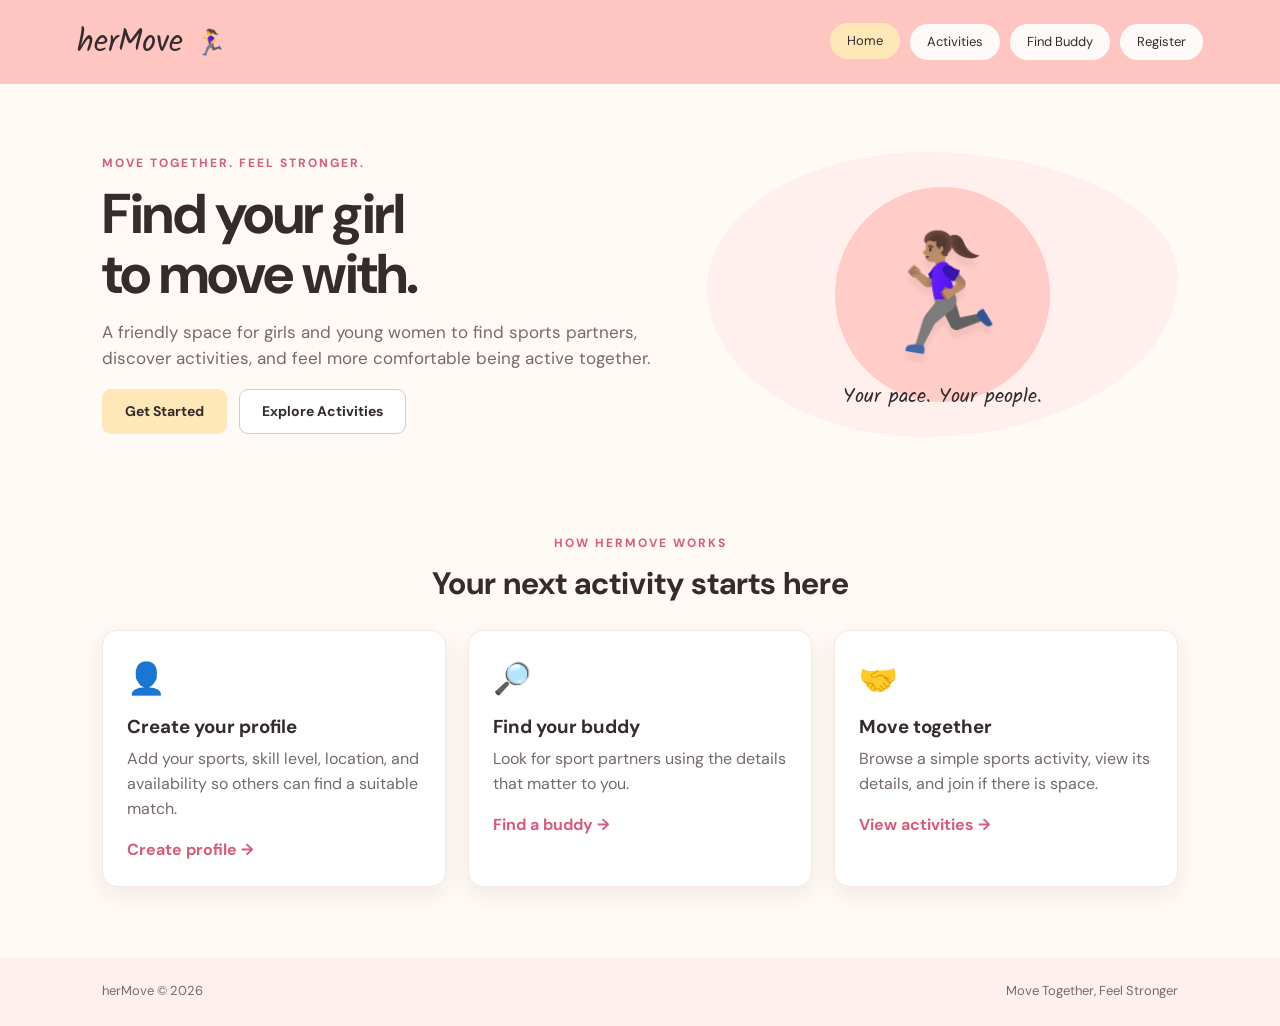
<file: index.html>
<!DOCTYPE html>
<html lang="en">
<head>
    <meta charset="UTF-8">
    <meta name="viewport" content="width=device-width, initial-scale=1.0">
    <title>herMove | Move Together</title>
    <link rel="stylesheet" href="style.css">
    <script src="app.js" defer></script>
</head>
<body data-page="home">
    <header class="site-header">
        <a class="brand" href="index.html" aria-label="herMove home">herMove <span>🏃‍♀️</span></a>
        <nav class="main-nav" aria-label="Main navigation">
            <a class="active" href="index.html">Home</a>
            <a href="activities.html">Activities</a>
            <a href="find-buddy.html">Find Buddy</a>
            <a href="register.html">Register</a>
        </nav>
    </header>

    <main>
        <section class="hero">
            <div class="hero-copy">
                <p class="eyebrow">MOVE TOGETHER. FEEL STRONGER.</p>
                <h1>Find your girl<br>to move with.</h1>
                <p class="hero-text">A friendly space for girls and young women to find sports partners, discover activities, and feel more comfortable being active together.</p>
                <div class="button-row">
                    <a class="button button-yellow" href="register.html">Get Started</a>
                    <a class="button button-outline" href="activities.html">Explore Activities</a>
                </div>
            </div>
            <div class="hero-art" aria-hidden="true">
                <div class="sun-circle"></div>
                <div class="sport-emoji">🏃🏽‍♀️</div>
                <div class="art-caption">Your pace. Your people.</div>
            </div>
        </section>

        <section class="feature-section">
            <div class="section-heading">
                <p class="eyebrow">HOW HERMOVE WORKS</p>
                <h2>Your next activity starts here</h2>
            </div>
            <div class="feature-grid">
                <article class="feature-card">
                    <span class="feature-icon">👤</span>
                    <h3>Create your profile</h3>
                    <p>Add your sports, skill level, location, and availability so others can find a suitable match.</p>
                    <a class="text-link" href="register.html">Create profile →</a>
                </article>
                <article class="feature-card">
                    <span class="feature-icon">🔎</span>
                    <h3>Find your buddy</h3>
                    <p>Look for sport partners using the details that matter to you.</p>
                    <a class="text-link" href="find-buddy.html">Find a buddy →</a>
                </article>
                <article class="feature-card">
                    <span class="feature-icon">🤝</span>
                    <h3>Move together</h3>
                    <p>Browse a simple sports activity, view its details, and join if there is space.</p>
                    <a class="text-link" href="activities.html">View activities →</a>
                </article>
            </div>
        </section>
    </main>

    <footer class="site-footer">herMove © 2026 <span>Move Together, Feel Stronger</span></footer>
</body>
</html>
</file>
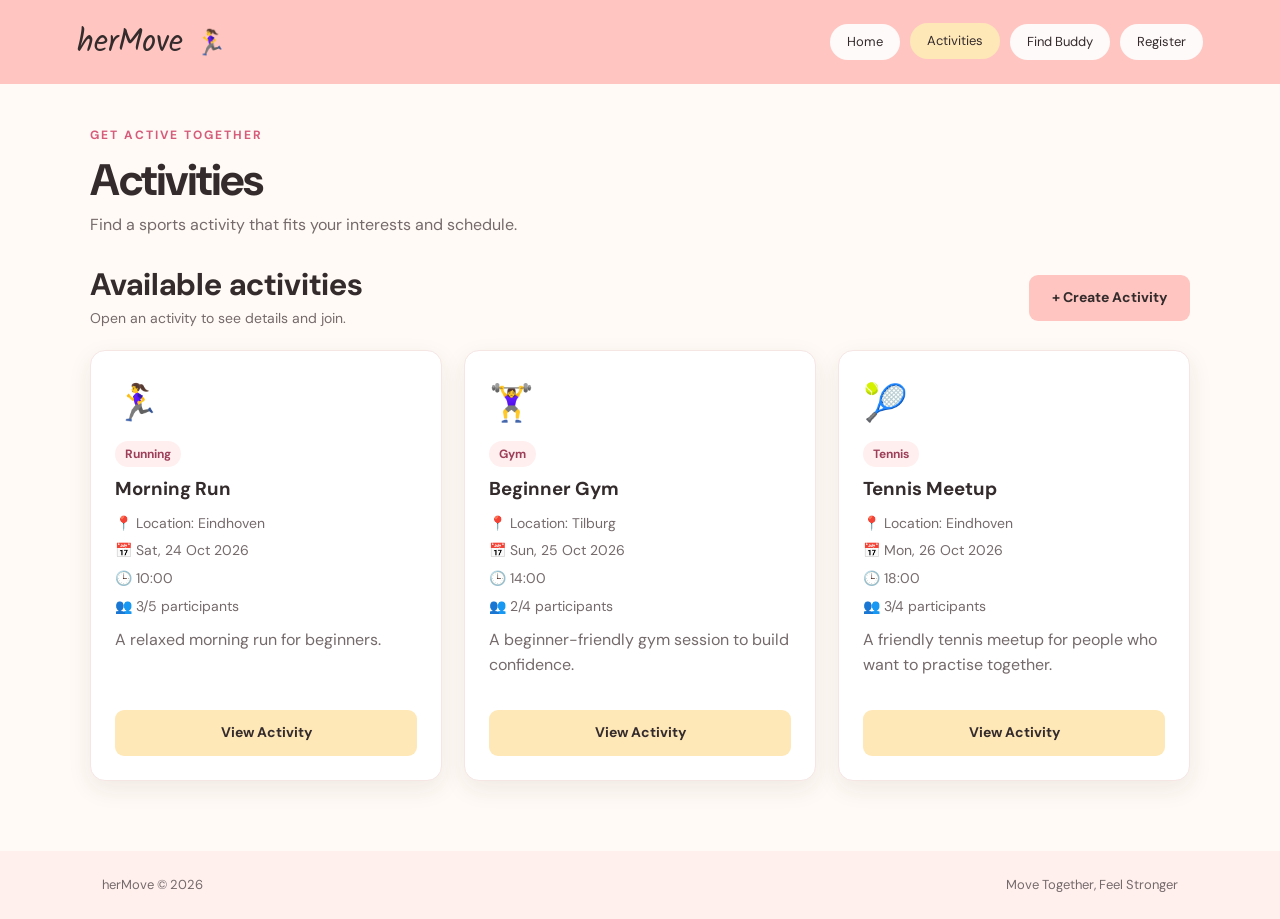
<file: activities.html>
<!DOCTYPE html>
<html lang="en">
<head>
    <meta charset="UTF-8">
    <meta name="viewport" content="width=device-width, initial-scale=1.0">
    <title>herMove | Activities</title>
    <link rel="stylesheet" href="style.css">
    <script src="app.js" defer></script>
</head>
<body data-page="activities">
    <header class="site-header">
        <a class="brand" href="index.html">herMove <span>🏃‍♀️</span></a>
        <nav class="main-nav" aria-label="Main navigation">
            <a href="index.html">Home</a>
            <a class="active" href="activities.html">Activities</a>
            <a href="find-buddy.html">Find Buddy</a>
            <a href="register.html">Register</a>
        </nav>
    </header>

    <main class="page-wrap">
        <section class="page-intro">
            <p class="eyebrow">GET ACTIVE TOGETHER</p>
            <h1>Activities</h1>
            <p>Find a sports activity that fits your interests and schedule.</p>
        </section>

        <div class="list-toolbar">
            <div>
                <h2>Available activities</h2>
                <p class="muted">Open an activity to see details and join.</p>
            </div>
            <a class="button button-pink" href="create-activity.html">+ Create Activity</a>
        </div>

        <div id="activitiesList" class="card-grid"></div>
        <p id="activitiesEmpty" class="empty-state hidden">No activities match your search yet. Create one to get started.</p>
    </main>
    <footer class="site-footer">herMove © 2026 <span>Move Together, Feel Stronger</span></footer>
</body>
</html>
</file>
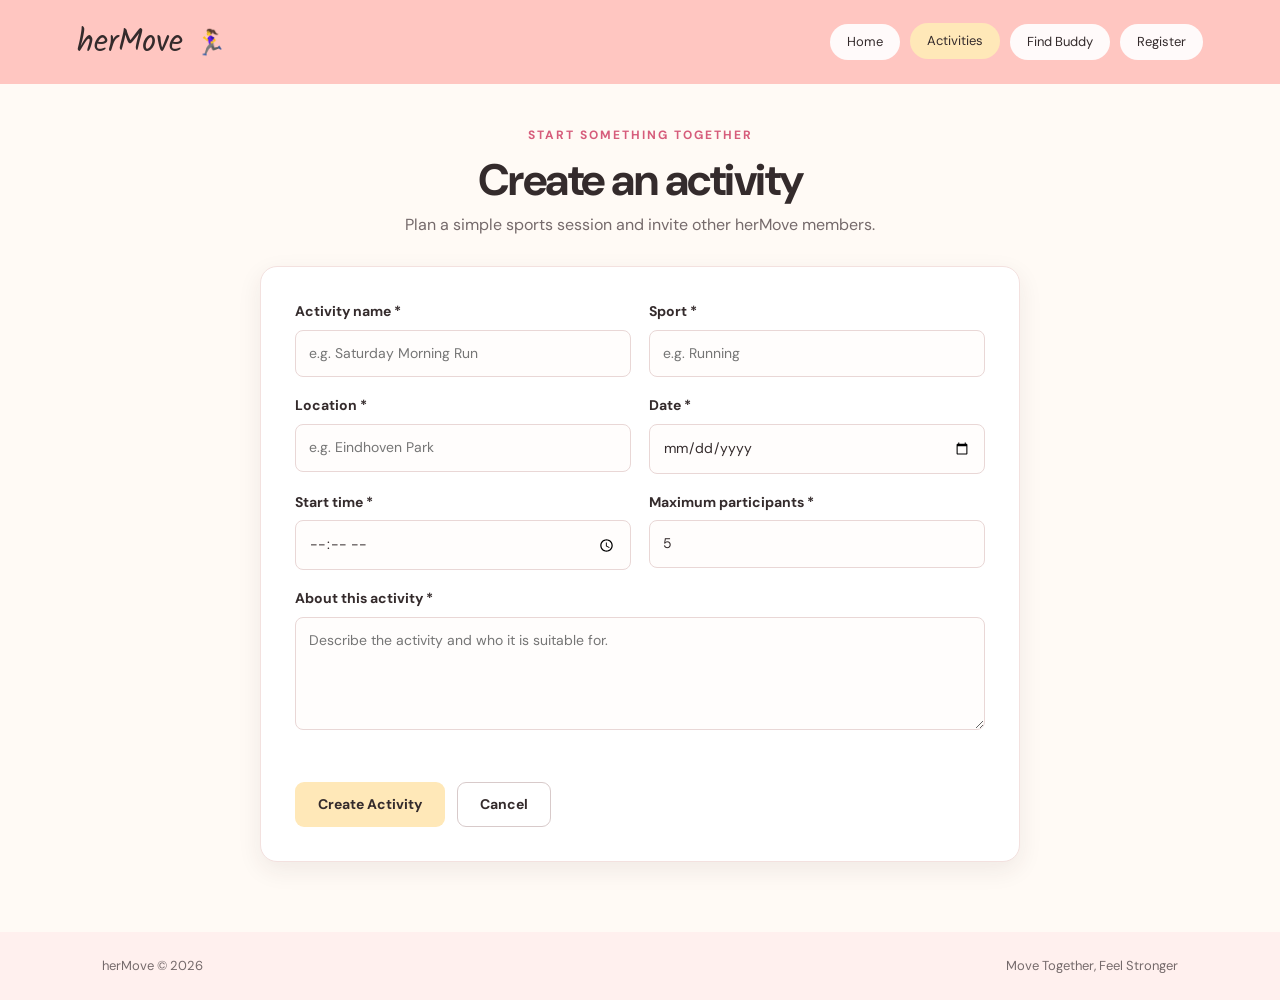
<file: create-activity.html>
<!DOCTYPE html>
<html lang="en">
<head>
    <meta charset="UTF-8">
    <meta name="viewport" content="width=device-width, initial-scale=1.0">
    <title>herMove | Create Activity</title>
    <link rel="stylesheet" href="style.css">
    <script src="app.js" defer></script>
</head>
<body data-page="create-activity">
    <header class="site-header">
        <a class="brand" href="index.html">herMove <span>🏃‍♀️</span></a>
        <nav class="main-nav" aria-label="Main navigation">
            <a href="index.html">Home</a>
            <a class="active" href="activities.html">Activities</a>
            <a href="find-buddy.html">Find Buddy</a>
            <a href="register.html">Register</a>
        </nav>
    </header>

    <main class="page-wrap narrow-wrap">
        <section class="page-intro centered">
            <p class="eyebrow">START SOMETHING TOGETHER</p>
            <h1>Create an activity</h1>
            <p>Plan a simple sports session and invite other herMove members.</p>
        </section>

        <form id="createActivityForm" class="form-panel">
            <div class="form-grid">
                <label>Activity name *
                    <input id="activityName" required placeholder="e.g. Saturday Morning Run">
                </label>
                <label>Sport *
                    <input id="activitySport" required placeholder="e.g. Running">
                </label>
                <label>Location *
                    <input id="activityLocation" required placeholder="e.g. Eindhoven Park">
                </label>
                <label>Date *
                    <input id="activityDate" type="date" required>
                </label>
                <label>Start time *
                    <input id="activityTime" type="time" required>
                </label>
                <label>Maximum participants *
                    <input id="activityMax" type="number" min="2" max="50" value="5" required>
                </label>
                <label class="full-width">About this activity *
                    <textarea id="activityDescription" rows="4" required placeholder="Describe the activity and who it is suitable for."></textarea>
                </label>
            </div>
            <p id="createActivityMessage" class="feedback" aria-live="polite"></p>
            <div class="form-actions">
                <button class="button button-yellow" type="submit">Create Activity</button>
                <a class="button button-outline" href="activities.html">Cancel</a>
            </div>
        </form>
    </main>
    <footer class="site-footer">herMove © 2026 <span>Move Together, Feel Stronger</span></footer>
</body>
</html>
</file>
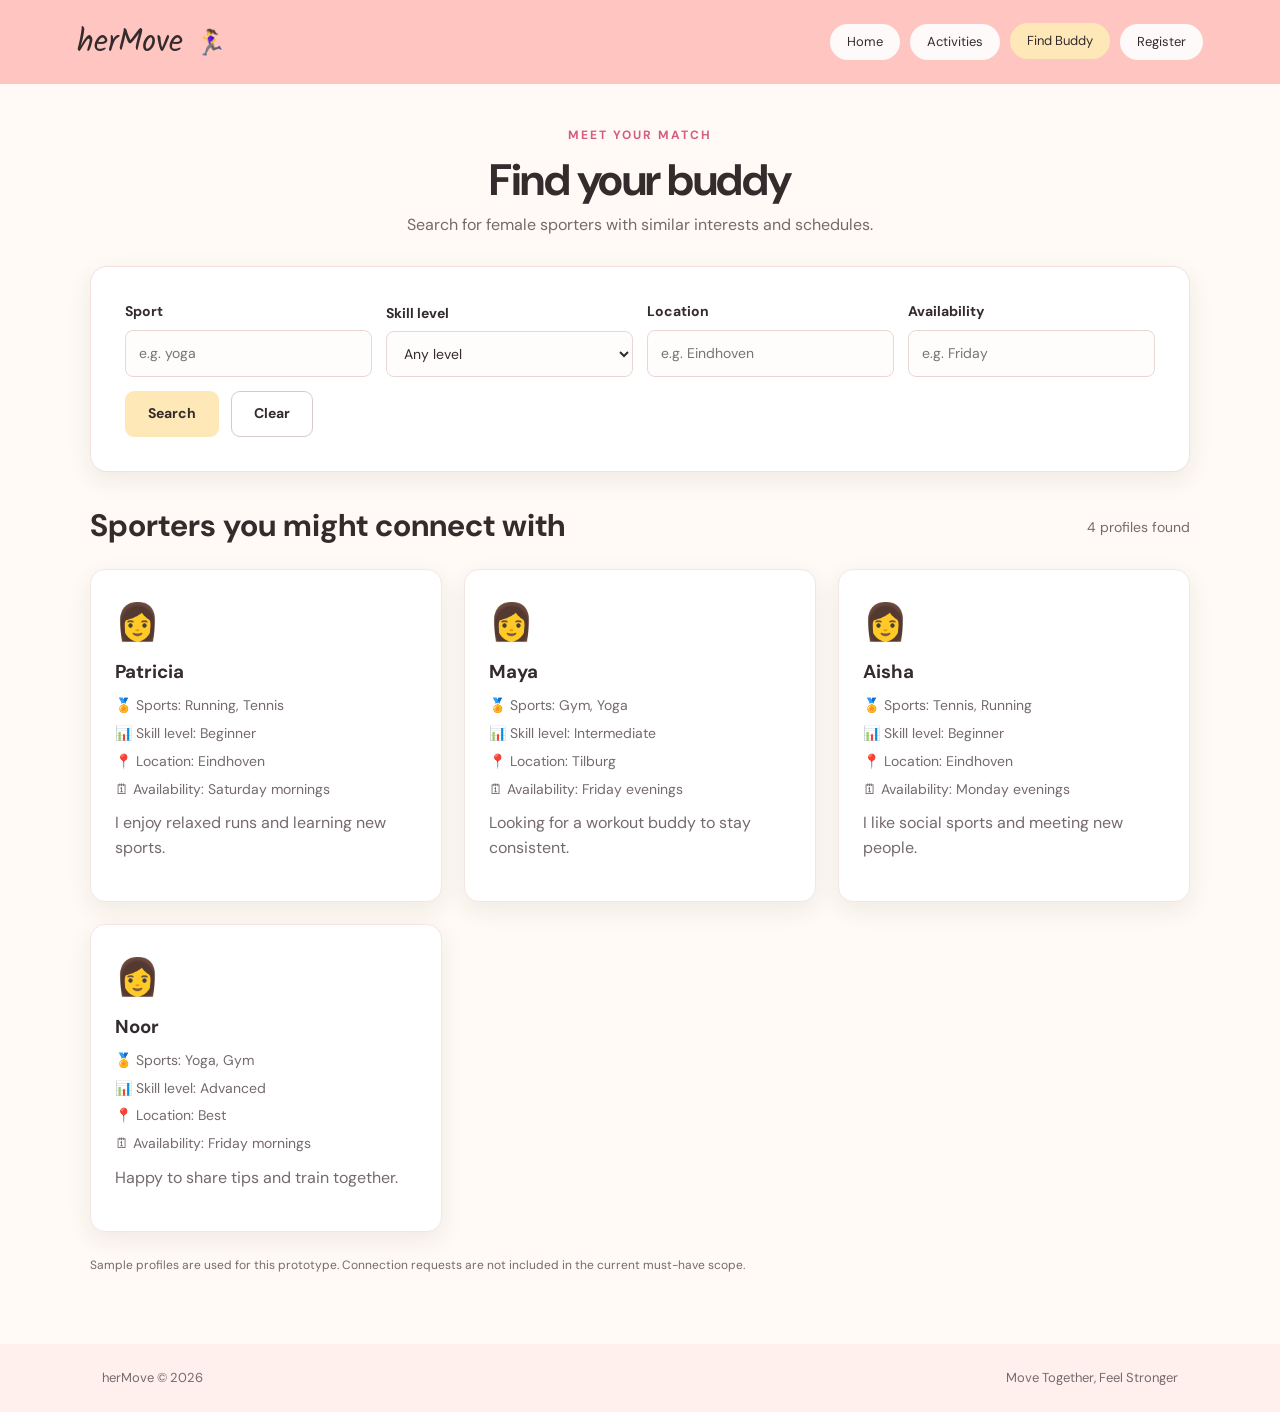
<file: find-buddy.html>
<!DOCTYPE html>
<html lang="en">
<head>
    <meta charset="UTF-8">
    <meta name="viewport" content="width=device-width, initial-scale=1.0">
    <title>herMove | Find Your Buddy</title>
    <link rel="stylesheet" href="style.css">
    <script src="app.js" defer></script>
</head>
<body data-page="find-buddy">
    <header class="site-header">
        <a class="brand" href="index.html">herMove <span>🏃‍♀️</span></a>
        <nav class="main-nav" aria-label="Main navigation">
            <a href="index.html">Home</a>
            <a href="activities.html">Activities</a>
            <a class="active" href="find-buddy.html">Find Buddy</a>
            <a href="register.html">Register</a>
        </nav>
    </header>

    <main class="page-wrap">
        <section class="page-intro centered">
            <p class="eyebrow">MEET YOUR MATCH</p>
            <h1>Find your buddy</h1>
            <p>Search for female sporters with similar interests and schedules.</p>
        </section>

        <form id="buddySearchForm" class="search-panel">
            <label>Sport
                <input id="searchSport" type="text" placeholder="e.g. yoga">
            </label>
            <label>Skill level
                <select id="searchSkill">
                    <option value="">Any level</option>
                    <option>Beginner</option>
                    <option>Intermediate</option>
                    <option>Advanced</option>
                </select>
            </label>
            <label>Location
                <input id="searchLocation" type="text" placeholder="e.g. Eindhoven">
            </label>
            <label>Availability
                <input id="searchAvailability" type="text" placeholder="e.g. Friday">
            </label>
            <div class="search-actions">
                <button class="button button-yellow" type="submit">Search</button>
                <button class="button button-outline" id="clearBuddySearch" type="button">Clear</button>
            </div>
        </form>

        <div class="list-heading">
            <h2>Sporters you might connect with</h2>
            <p id="buddyResultCount" class="muted"></p>
        </div>
        <div id="buddyResults" class="card-grid"></div>
        <p class="prototype-note">Sample profiles are used for this prototype. Connection requests are not included in the current must-have scope.</p>
    </main>
    <footer class="site-footer">herMove © 2026 <span>Move Together, Feel Stronger</span></footer>
</body>
</html>
</file>
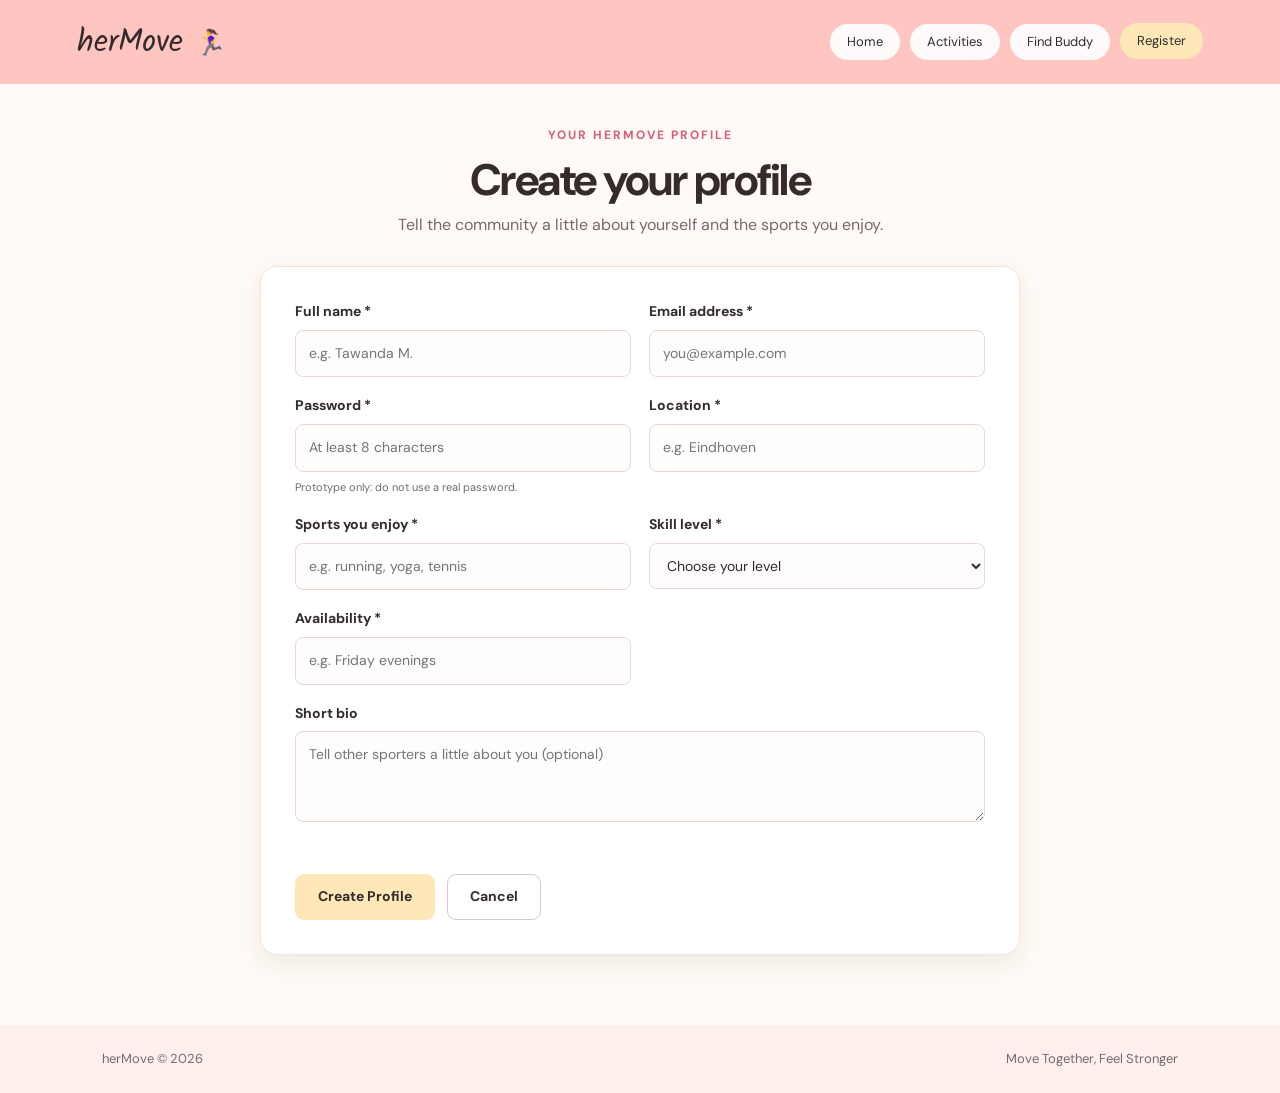
<file: register.html>
<!DOCTYPE html>
<html lang="en">
<head>
    <meta charset="UTF-8">
    <meta name="viewport" content="width=device-width, initial-scale=1.0">
    <title>herMove | Create Your Profile</title>
    <link rel="stylesheet" href="style.css">
    <script src="app.js" defer></script>
</head>
<body data-page="register">
    <header class="site-header">
        <a class="brand" href="index.html">herMove <span>🏃‍♀️</span></a>
        <nav class="main-nav" aria-label="Main navigation">
            <a href="index.html">Home</a>
            <a href="activities.html">Activities</a>
            <a href="find-buddy.html">Find Buddy</a>
            <a class="active" href="register.html">Register</a>
        </nav>
    </header>

    <main class="page-wrap narrow-wrap">
        <section class="page-intro centered">
            <p class="eyebrow">YOUR HERMOVE PROFILE</p>
            <h1>Create your profile</h1>
            <p>Tell the community a little about yourself and the sports you enjoy.</p>
        </section>

        <form id="profileForm" class="form-panel">
            <div class="form-grid">
                <label>Full name *
                    <input id="fullName" name="fullName" type="text" placeholder="e.g. Tawanda M." required minlength="2">
                </label>
                <label>Email address *
                    <input id="email" name="email" type="email" placeholder="you@example.com" required>
                </label>
                <label>Password *
                    <input id="password" name="password" type="password" placeholder="At least 8 characters" required minlength="8">
                    <small>Prototype only: do not use a real password.</small>
                </label>
                <label>Location *
                    <input id="location" name="location" type="text" placeholder="e.g. Eindhoven" required>
                </label>
                <label>Sports you enjoy *
                    <input id="sports" name="sports" type="text" placeholder="e.g. running, yoga, tennis" required>
                </label>
                <label>Skill level *
                    <select id="skillLevel" name="skillLevel" required>
                        <option value="">Choose your level</option>
                        <option>Beginner</option>
                        <option>Intermediate</option>
                        <option>Advanced</option>
                    </select>
                </label>
                <label>Availability *
                    <input id="availability" name="availability" type="text" placeholder="e.g. Friday evenings" required>
                </label>
                <label class="full-width">Short bio
                    <textarea id="bio" name="bio" rows="3" placeholder="Tell other sporters a little about you (optional)"></textarea>
                </label>
            </div>
            <p id="profileMessage" class="feedback" aria-live="polite"></p>
            <div class="form-actions">
                <button class="button button-yellow" type="submit">Create Profile</button>
                <a class="button button-outline" href="index.html">Cancel</a>
            </div>
        </form>
    </main>
    <footer class="site-footer">herMove © 2026 <span>Move Together, Feel Stronger</span></footer>
</body>
</html>
</file>
<file: style.css>
@import url('https://fonts.googleapis.com/css2?family=DM+Sans:wght@400;500;600;700&family=Kalam:wght@400;700&display=swap');

:root {
    --pink: #ffc6c1;
    --pink-strong: #ff9eaa;
    --pink-dark: #d65c7b;
    --yellow: #ffe8b8;
    --cream: #fffaf5;
    --white: #ffffff;
    --ink: #342b2c;
    --muted: #756a6b;
    --green: #287a45;
    --border: #f0dedd;
    --shadow: 0 8px 24px rgba(70, 38, 42, 0.08);
}

* { box-sizing: border-box; }

html { scroll-behavior: smooth; }

body {
    margin: 0;
    background: var(--cream);
    color: var(--ink);
    font-family: 'DM Sans', Arial, sans-serif;
    line-height: 1.55;
}

a { color: inherit; }

.site-header {
    min-height: 84px;
    padding: 16px clamp(18px, 6vw, 78px);
    background: var(--pink);
    display: flex;
    align-items: center;
    justify-content: space-between;
    gap: 22px;
}

.brand {
    text-decoration: none;
    font-family: 'Kalam', cursive;
    font-size: 31px;
    line-height: 1;
    white-space: nowrap;
}

.brand span { color: #ff1680; font-size: 25px; }

.main-nav {
    display: flex;
    align-items: center;
    justify-content: flex-end;
    gap: 10px;
    flex-wrap: wrap;
}

.main-nav a {
    padding: 8px 17px;
    background: rgba(255,255,255,.92);
    border-radius: 22px;
    text-decoration: none;
    font-size: 13px;
    transition: background .2s, transform .2s;
}

.main-nav a:hover, .main-nav a.active {
    background: var(--yellow);
    transform: translateY(-1px);
}

.hero {
    min-height: 420px;
    padding: 60px clamp(20px, 8vw, 110px);
    display: grid;
    grid-template-columns: 1.1fr .9fr;
    gap: 30px;
    align-items: center;
}

.hero-copy { max-width: 610px; }

.eyebrow {
    margin: 0 0 12px;
    color: var(--pink-dark);
    font-weight: 700;
    font-size: 12px;
    letter-spacing: 2px;
}

h1, h2, h3, p { margin-top: 0; }

h1 {
    margin-bottom: 16px;
    font-size: clamp(34px, 5vw, 56px);
    line-height: 1.06;
    letter-spacing: -1.5px;
}

h2 { font-size: clamp(23px, 3vw, 31px); line-height: 1.2; }
h3 { line-height: 1.25; }

.hero-text { max-width: 560px; color: var(--muted); font-size: 17px; }

.button-row, .form-actions, .search-actions, .back-row {
    display: flex;
    gap: 12px;
    align-items: center;
    flex-wrap: wrap;
}

.button {
    display: inline-flex;
    justify-content: center;
    align-items: center;
    min-height: 43px;
    padding: 11px 22px;
    border: 1px solid transparent;
    border-radius: 9px;
    font: inherit;
    font-size: 14px;
    font-weight: 700;
    text-decoration: none;
    cursor: pointer;
    transition: transform .2s, background .2s;
}

.button:hover { transform: translateY(-1px); }
.button-yellow { background: var(--yellow); color: var(--ink); }
.button-yellow:hover { background: #ffdda0; }
.button-pink { background: var(--pink); color: var(--ink); }
.button-pink:hover { background: var(--pink-strong); }
.button-outline { background: var(--white); color: var(--ink); border-color: #d8caca; }
.button-outline:hover { background: #fff0ef; }

.hero-art {
    min-height: 285px;
    position: relative;
    display: grid;
    place-items: center;
    background: #fff0ee;
    border-radius: 46% 54% 54% 46% / 48% 44% 56% 52%;
    overflow: hidden;
}

.sun-circle {
    width: 215px;
    height: 215px;
    position: absolute;
    border-radius: 50%;
    background: var(--pink);
    opacity: .85;
}

.sport-emoji { position: relative; font-size: 115px; filter: drop-shadow(0 8px 2px rgba(0,0,0,.05)); }
.art-caption { position: absolute; bottom: 24px; font-family: 'Kalam', cursive; font-size: 20px; }

.feature-section { padding: 20px clamp(20px, 8vw, 110px) 70px; }
.section-heading { text-align: center; margin: 10px 0 28px; }
.section-heading h2 { margin-bottom: 0; }
.feature-grid, .card-grid {
    display: grid;
    grid-template-columns: repeat(3, minmax(0, 1fr));
    gap: 22px;
}

.feature-card, .activity-card, .buddy-card {
    background: var(--white);
    border: 1px solid #f5e6e4;
    border-radius: 15px;
    padding: 24px;
    box-shadow: var(--shadow);
}

.feature-icon { display: inline-block; font-size: 31px; margin-bottom: 12px; }
.feature-card h3, .buddy-card h3, .activity-card h3 { margin-bottom: 9px; }
.feature-card p, .activity-card p, .buddy-card p { color: var(--muted); }
.text-link { color: var(--pink-dark); font-weight: 700; text-decoration: none; }
.text-link:hover { text-decoration: underline; }

.page-wrap { width: min(1100px, 88%); margin: 42px auto 70px; }
.narrow-wrap { width: min(760px, 90%); }
.page-intro { margin-bottom: 28px; }
.page-intro h1 { font-size: clamp(32px, 4vw, 44px); margin-bottom: 10px; }
.page-intro p:last-child { color: var(--muted); max-width: 670px; }
.centered { text-align: center; }
.centered p:last-child { margin-left: auto; margin-right: auto; }

.form-panel, .search-panel {
    padding: clamp(20px, 4vw, 34px);
    background: var(--white);
    border: 1px solid #f3e1df;
    border-radius: 17px;
    box-shadow: var(--shadow);
}

.form-grid {
    display: grid;
    grid-template-columns: repeat(2, minmax(0, 1fr));
    gap: 18px;
}

label { display: flex; flex-direction: column; gap: 7px; font-size: 14px; font-weight: 700; }
input, select, textarea {
    width: 100%;
    padding: 12px 13px;
    border: 1px solid #e9d7d6;
    border-radius: 8px;
    background: #fffdfc;
    color: var(--ink);
    font: inherit;
    font-weight: 400;
}
input:focus, select:focus, textarea:focus {
    outline: 3px solid rgba(255, 158, 170, .28);
    border-color: var(--pink-dark);
}
textarea { resize: vertical; }
small { color: var(--muted); font-weight: 400; font-size: 11px; }
.full-width { grid-column: 1 / -1; }
.form-actions { margin-top: 16px; }
.feedback { min-height: 22px; margin: 14px 0 0; font-size: 14px; font-weight: 700; }
.feedback.success { color: var(--green); }
.feedback.error { color: #b42318; }

.search-panel {
    display: grid;
    grid-template-columns: repeat(4, minmax(0, 1fr));
    align-items: end;
    gap: 14px;
    margin-bottom: 35px;
}
.search-actions { grid-column: 1 / -1; }

.list-heading, .list-toolbar {
    display: flex;
    align-items: center;
    justify-content: space-between;
    gap: 18px;
    margin: 0 0 20px;
}
.list-heading h2, .list-toolbar h2 { margin-bottom: 5px; }
.muted { color: var(--muted); font-size: 14px; margin-bottom: 0; }

.activity-card, .buddy-card { display: flex; flex-direction: column; align-items: flex-start; }
.card-emoji { font-size: 36px; margin-bottom: 10px; }
.card-meta { margin: 3px 0; font-size: 14px; }
.card-description { margin-top: 8px; }
.card-actions { width: 100%; margin-top: auto; padding-top: 16px; }
.card-actions .button { width: 100%; }
.tag {
    display: inline-block;
    margin: 0 0 10px;
    padding: 4px 10px;
    border-radius: 30px;
    background: #fff0ef;
    color: #9e3f59;
    font-size: 12px;
    font-weight: 700;
}
.empty-state { padding: 30px; text-align: center; color: var(--muted); background: white; border-radius: 12px; }
.hidden { display: none !important; }
.prototype-note { color: var(--muted); font-size: 12px; margin-top: 24px; }

.detail-panel {
    background: var(--yellow);
    padding: clamp(22px, 5vw, 42px);
    border-radius: 18px;
    box-shadow: var(--shadow);
}
.detail-panel .detail-title { font-family: 'Kalam', cursive; font-size: 34px; margin-bottom: 20px; }
.detail-grid { display: grid; grid-template-columns: 1fr 1fr; gap: 12px 24px; margin: 24px 0; }
.detail-item { margin: 0; color: var(--ink); }
.participant-list { padding-left: 22px; }
.join-feedback { margin: 12px 0 0; color: var(--green); font-weight: 700; }
.back-row { margin-top: 20px; }

.site-footer {
    display: flex;
    justify-content: space-between;
    gap: 12px;
    padding: 24px clamp(20px, 8vw, 110px);
    background: #fff0ee;
    color: var(--muted);
    font-size: 13px;
}

@media (max-width: 850px) {
    .site-header { align-items: flex-start; flex-direction: column; }
    .main-nav { justify-content: flex-start; }
    .hero { grid-template-columns: 1fr; padding-top: 40px; }
    .hero-art { min-height: 240px; }
    .feature-grid, .card-grid { grid-template-columns: repeat(2, minmax(0, 1fr)); }
    .search-panel { grid-template-columns: repeat(2, minmax(0, 1fr)); }
}

@media (max-width: 560px) {
    .main-nav { gap: 7px; }
    .main-nav a { padding: 7px 11px; font-size: 12px; }
    .feature-grid, .card-grid, .form-grid, .search-panel, .detail-grid { grid-template-columns: 1fr; }
    .full-width, .search-actions { grid-column: auto; }
    .list-heading, .list-toolbar, .site-footer { align-items: flex-start; flex-direction: column; }
    .hero { padding-bottom: 35px; }
}
</file>
